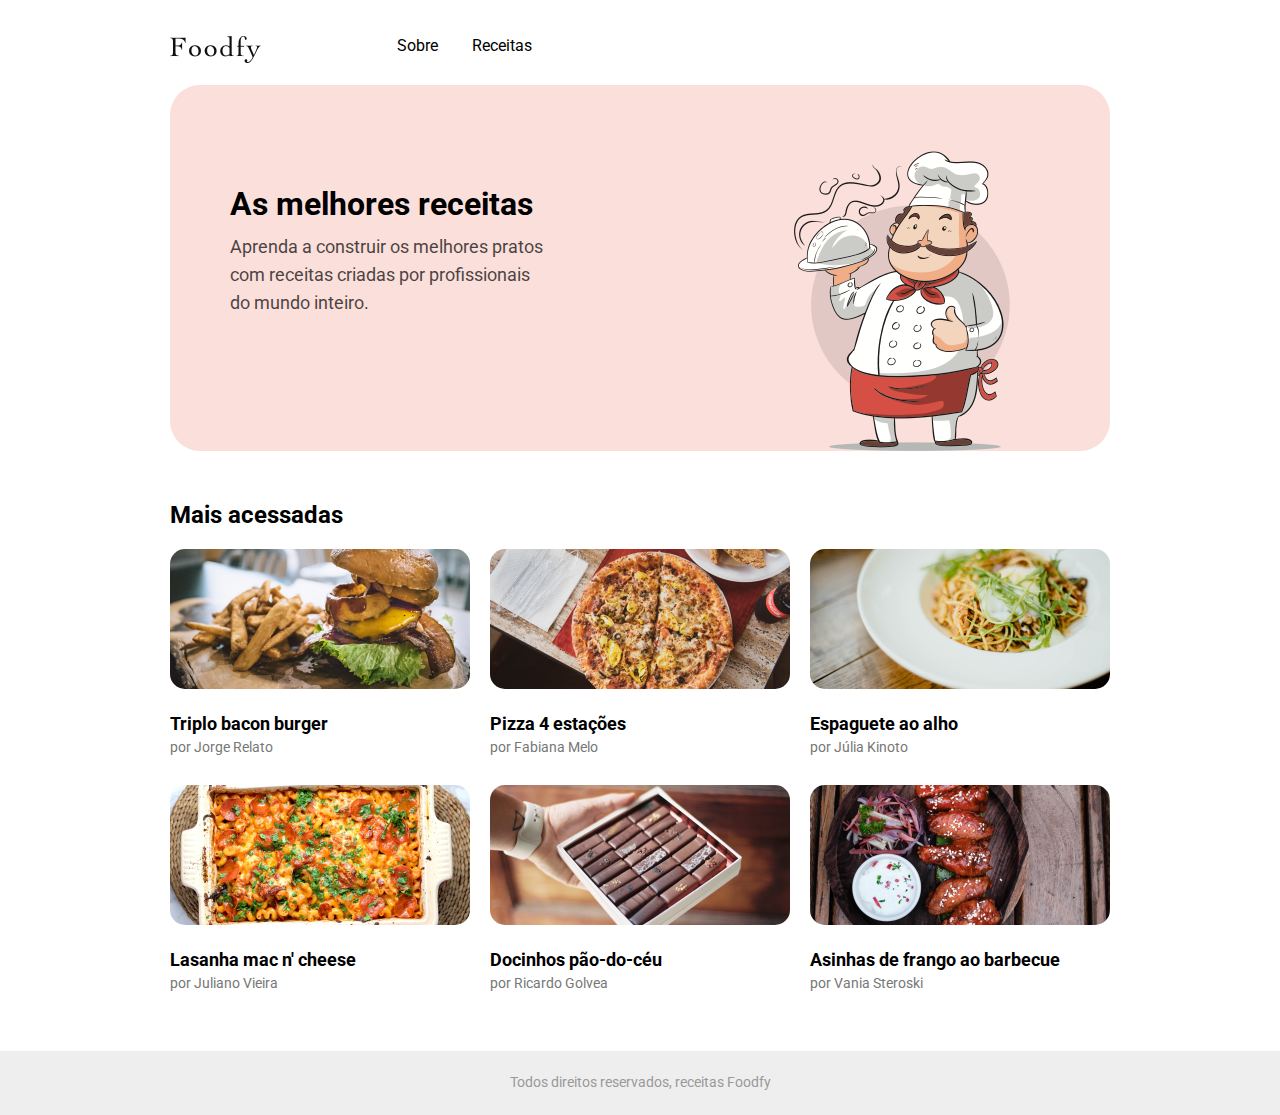
<file: index.html>
<!DOCTYPE html>
<html>
    <head>
        <title>Foodfy</title>
        <link rel="stylesheet" href="style.css">
        <link href="https://fonts.googleapis.com/icon?family=Material+Icons" rel="stylesheet">
    </head>

    <body>
        <header>
            <div>
                <a href="index.html"><img src="assets\logo.png" alt="Logo"></a>
                <div class="nav">
                    <a href="sobre.html">Sobre</a>
                    <a href="receitas.html" >Receitas</a>
                </div>
            </div>
            
        </header> 
        
        <div class="slogan">
            <div class="slogan-content">
                <h1>As melhores receitas</h1>
                <p>Aprenda a construir os melhores pratos com receitas criadas por profissionais do mundo inteiro.</p>
            </div>
            <img src="assets\chef.png" alt="chef">

        </div>        

        <div class="wrapper">
            <p>Mais acessadas</p>
        </div>

        <div class="cards">

            <div class="card" id="burger">
                <div class="card-image">
                    <img src="assets\burger.png" alt="burger">
                </div>
                <div class="card-content">
                    <h4>Triplo bacon burger</h4>
                </div>
                <div class="card-name">
                    <p>por Jorge Relato</p>
                </div>
            </div>

            <div class="card" id="pizza">
                <div class="card-image">
                    <img src="assets\pizza.png" alt="pizza">
                </div>
                <div class="card-content">
                    <h4>Pizza 4 estações</h4>
                </div>
                <div class="card-name">
                    <p>por Fabiana Melo</p>
                </div>
            </div>

            <div class="card" id="espaguete">
                <div class="card-image">
                    <img src="assets\espaguete.png" alt="espaguete">
                </div>
                <div class="card-content">
                    <h4>Espaguete ao alho</h4>
                </div>
                <div class="card-name">
                    <p>por Júlia Kinoto</p>
                </div>
            </div>

            <div class="card" id="lasanha">
                <div class="card-image">
                    <img src="assets\lasanha.png" alt="lasanha">
                </div>
                <div class="card-content">
                    <h4>Lasanha mac n' cheese</h4>
                </div>
                <div class="card-name">
                    <p>por Juliano Vieira</p>
                </div>
            </div>

            <div class="card" id="doce">
                <div class="card-image">
                    <img src="assets\doce.png" alt="doce">
                </div>
                <div class="card-content">
                    <h4>Docinhos pão-do-céu</h4>
                </div>
                <div class="card-name">
                    <p>por Ricardo Golvea</p>
                </div>
            </div>

            <div class="card" id="asinhas">
                <div class="card-image">
                    <img src="assets\asinhas.png" alt="asinhas">
                </div>
                <div class="card-content">
                    <h4>Asinhas de frango ao barbecue</h4>
                </div>
                <div class="card-name">
                    <p>por Vania Steroski</p>
                </div>
            </div>

        </div>
        
        <div class="footer">
            <p>Todos direitos reservados, receitas Foodfy</p>
        </div>

        <div class="modal-overlay">
            <div class="modal">
                <div class="modal-image">
                    <iframe src="" frameborder="0" scrolling="no"></iframe>
                   
                </div>

                <div class="modal-content">
                    
                </div>

                <div class="modal-name">
                   
                </div>

                <div class="close-modal">
                    <p>Fechar modal</p>
                </div>

            </div>
        </div>

        <script src="index.js"></script>
    </body>

</html>
</file>
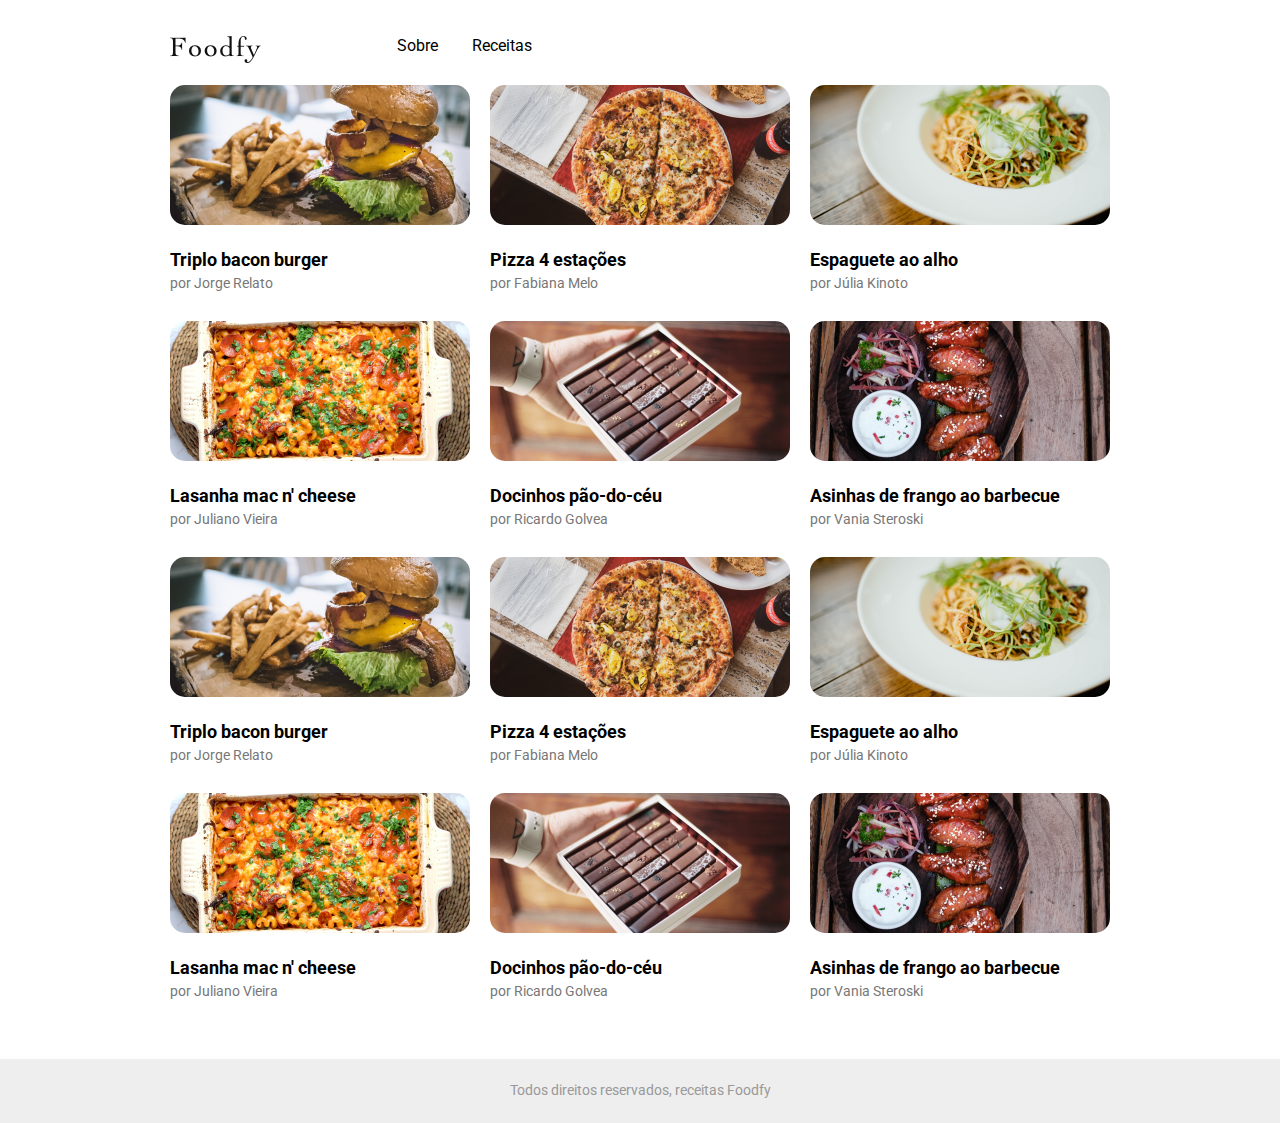
<file: receitas.html>
<!DOCTYPE html>
<html>
    <head>
        <title>Foodfy</title>
        <link rel="stylesheet" href="style.css">

    </head>

    <body>
        <header>
            <div>
                <a href="index.html"><img src="assets\logo.png" alt="Logo"></a>
                <div class="nav">
                    <a href="sobre.html">Sobre</a>
                    <a href="receitas.html">Receitas</a>
                </div>
            </div>
            
        </header> 

        <div class="cards">

            <div class="card" id="burger">
                <div class="card-image">
                    <img src="assets\burger.png" alt="burger">
                </div>
                <div class="card-content">
                    <h4>Triplo bacon burger</h4>
                </div>
                <div class="card-name">
                    <p>por Jorge Relato</p>
                </div>
            </div>

            <div class="card" id="pizza">
                <div class="card-image">
                    <img src="assets\pizza.png" alt="pizza">
                </div>
                <div class="card-content">
                    <h4>Pizza 4 estações</h4>
                </div>
                <div class="card-name">
                    <p>por Fabiana Melo</p>
                </div>
            </div>

            <div class="card" id="espaguete">
                <div class="card-image">
                    <img src="assets\espaguete.png" alt="espaguete">
                </div>
                <div class="card-content">
                    <h4>Espaguete ao alho</h4>
                </div>
                <div class="card-name">
                    <p>por Júlia Kinoto</p>
                </div>
            </div>

            <div class="card" id="lasanha">
                <div class="card-image">
                    <img src="assets\lasanha.png" alt="lasanha">
                </div>
                <div class="card-content">
                    <h4>Lasanha mac n' cheese</h4>
                </div>
                <div class="card-name">
                    <p>por Juliano Vieira</p>
                </div>
            </div>

            <div class="card" id="doce">
                <div class="card-image">
                    <img src="assets\doce.png" alt="doce">
                </div>
                <div class="card-content">
                    <h4>Docinhos pão-do-céu</h4>
                </div>
                <div class="card-name">
                    <p>por Ricardo Golvea</p>
                </div>
            </div>

            <div class="card" id="asinhas">
                <div class="card-image">
                    <img src="assets\asinhas.png" alt="asinhas">
                </div>
                <div class="card-content">
                    <h4>Asinhas de frango ao barbecue</h4>
                </div>
                <div class="card-name">
                    <p>por Vania Steroski</p>
                </div>
            </div>

            <div class="card" id="burger">
                <div class="card-image">
                    <img src="assets\burger.png" alt="burger">
                </div>
                <div class="card-content">
                    <h4>Triplo bacon burger</h4>
                </div>
                <div class="card-name">
                    <p>por Jorge Relato</p>
                </div>
            </div>

            <div class="card" id="pizza">
                <div class="card-image">
                    <img src="assets\pizza.png" alt="pizza">
                </div>
                <div class="card-content">
                    <h4>Pizza 4 estações</h4>
                </div>
                <div class="card-name">
                    <p>por Fabiana Melo</p>
                </div>
            </div>

            <div class="card" id="espaguete">
                <div class="card-image">
                    <img src="assets\espaguete.png" alt="espaguete">
                </div>
                <div class="card-content">
                    <h4>Espaguete ao alho</h4>
                </div>
                <div class="card-name">
                    <p>por Júlia Kinoto</p>
                </div>
            </div>

            <div class="card" id="lasanha">
                <div class="card-image">
                    <img src="assets\lasanha.png" alt="lasanha">
                </div>
                <div class="card-content">
                    <h4>Lasanha mac n' cheese</h4>
                </div>
                <div class="card-name">
                    <p>por Juliano Vieira</p>
                </div>
            </div>

            <div class="card" id="doce">
                <div class="card-image">
                    <img src="assets\doce.png" alt="doce">
                </div>
                <div class="card-content">
                    <h4>Docinhos pão-do-céu</h4>
                </div>
                <div class="card-name">
                    <p>por Ricardo Golvea</p>
                </div>
            </div>

            <div class="card" id="asinhas">
                <div class="card-image">
                    <img src="assets\asinhas.png" alt="asinhas">
                </div>
                <div class="card-content">
                    <h4>Asinhas de frango ao barbecue</h4>
                </div>
                <div class="card-name">
                    <p>por Vania Steroski</p>
                </div>
            </div>
        </div>
        
        <div class="footer">
            <p>Todos direitos reservados, receitas Foodfy</p>
        </div>

        <div class="modal-overlay">
            <div class="modal">
                <div class="modal-image">
                    <iframe src="" frameborder="0" scrolling="no"></iframe>
                   
                </div>

                <div class="modal-content">
                    
                </div>

                <div class="modal-name">
                   
                </div>

                <div class="close-modal">
                    <p>Fechar modal</p>
                </div>

            </div>
        </div>
        
        <script src="index.js"></script>
    </body>

</html>
</file>
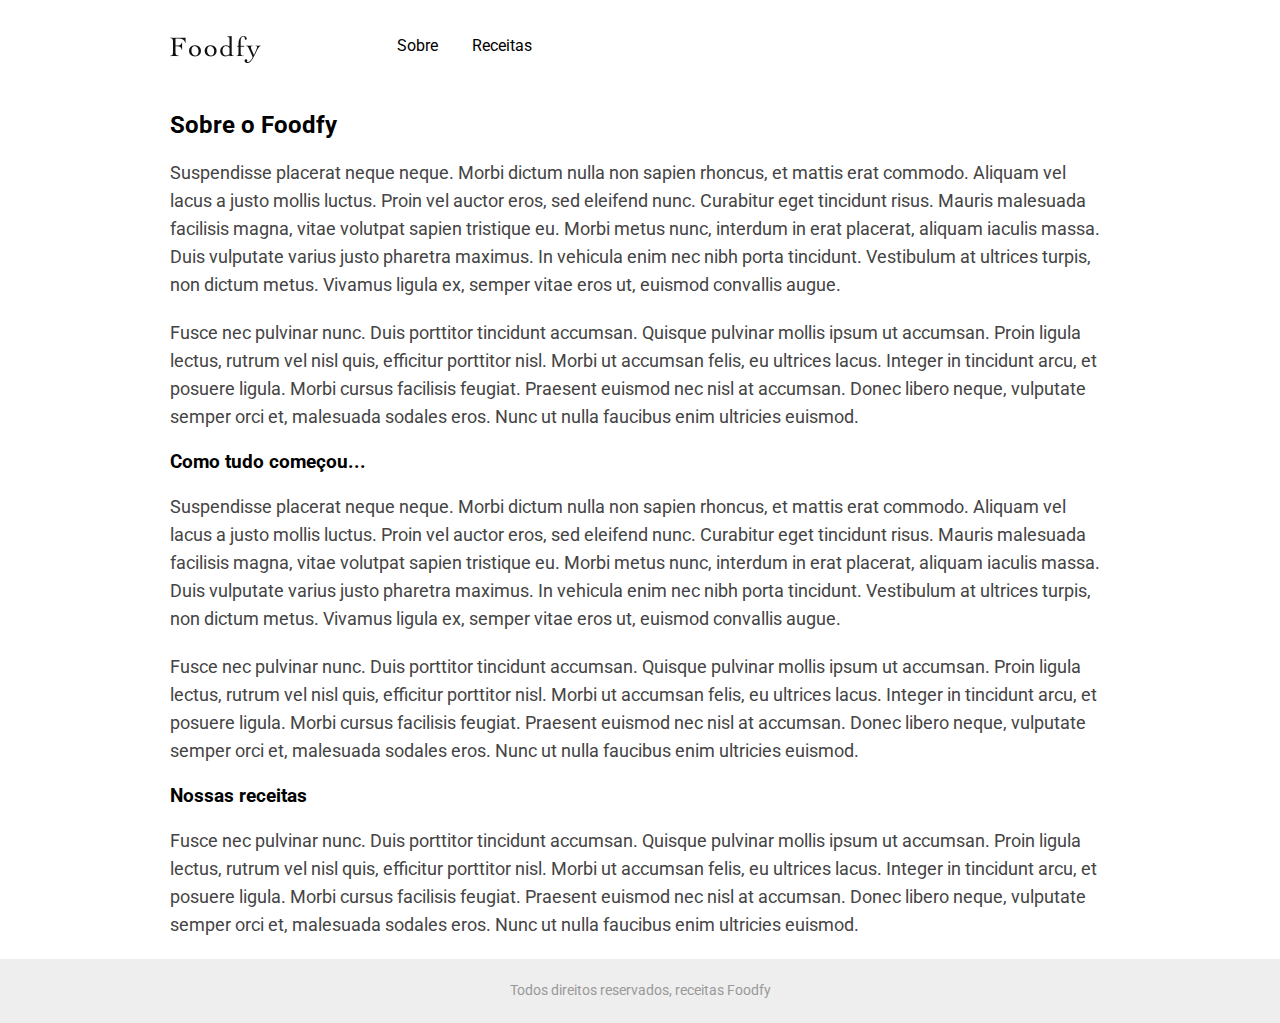
<file: sobre.html>
<!DOCTYPE html>
<html>
    <head>
        <title>Foodfy</title>
        <link rel="stylesheet" href="style.css">
    </head>

    <body>
        <header>
            <div>
                <a href="index.html"><img src="assets\logo.png" alt="Logo"></a>
                <div class="nav">
                    <a href="sobre.html">Sobre</a>
                    <a href="receitas.html" >Receitas</a>
                </div>
            </div>
            
        </header> 

        <div class="foodfy-content">

            <div class="title">
                <h2>Sobre o Foodfy</h2>
            </div>

            <div class="content">
                <p>Suspendisse placerat neque neque. Morbi dictum nulla non sapien rhoncus, et mattis erat commodo. Aliquam vel lacus a justo mollis luctus. Proin vel auctor eros, sed eleifend nunc. Curabitur eget tincidunt risus. Mauris malesuada facilisis magna, vitae volutpat sapien tristique eu. Morbi metus nunc, interdum in erat placerat, aliquam iaculis massa. Duis vulputate varius justo pharetra maximus. In vehicula enim nec nibh porta tincidunt. Vestibulum at ultrices turpis, non dictum metus. Vivamus ligula ex, semper vitae eros ut, euismod convallis augue.</p>
                <p>Fusce nec pulvinar nunc. Duis porttitor tincidunt accumsan. Quisque pulvinar mollis ipsum ut accumsan. Proin ligula lectus, rutrum vel nisl quis, efficitur porttitor nisl. Morbi ut accumsan felis, eu ultrices lacus. Integer in tincidunt arcu, et posuere ligula. Morbi cursus facilisis feugiat. Praesent euismod nec nisl at accumsan. Donec libero neque, vulputate semper orci et, malesuada sodales eros. Nunc ut nulla faucibus enim ultricies euismod.</p>
            </div>

            <div class="subtitle">
                <h3>Como tudo começou...</h3>
            </div>

            <div class="content">
                <p>Suspendisse placerat neque neque. Morbi dictum nulla non sapien rhoncus, et mattis erat commodo. Aliquam vel lacus a justo mollis luctus. Proin vel auctor eros, sed eleifend nunc. Curabitur eget tincidunt risus. Mauris malesuada facilisis magna, vitae volutpat sapien tristique eu. Morbi metus nunc, interdum in erat placerat, aliquam iaculis massa. Duis vulputate varius justo pharetra maximus. In vehicula enim nec nibh porta tincidunt. Vestibulum at ultrices turpis, non dictum metus. Vivamus ligula ex, semper vitae eros ut, euismod convallis augue.</p>
                <p>Fusce nec pulvinar nunc. Duis porttitor tincidunt accumsan. Quisque pulvinar mollis ipsum ut accumsan. Proin ligula lectus, rutrum vel nisl quis, efficitur porttitor nisl. Morbi ut accumsan felis, eu ultrices lacus. Integer in tincidunt arcu, et posuere ligula. Morbi cursus facilisis feugiat. Praesent euismod nec nisl at accumsan. Donec libero neque, vulputate semper orci et, malesuada sodales eros. Nunc ut nulla faucibus enim ultricies euismod.</p>
            </div>

            <div class="subtitle">
                <h3>Nossas receitas </h3>
            </div>

            <div class="content">
                <p>Fusce nec pulvinar nunc. Duis porttitor tincidunt accumsan. Quisque pulvinar mollis ipsum ut accumsan. Proin ligula lectus, rutrum vel nisl quis, efficitur porttitor nisl. Morbi ut accumsan felis, eu ultrices lacus. Integer in tincidunt arcu, et posuere ligula. Morbi cursus facilisis feugiat. Praesent euismod nec nisl at accumsan. Donec libero neque, vulputate semper orci et, malesuada sodales eros. Nunc ut nulla faucibus enim ultricies euismod.</p>
            </div>

        </div>

        <div class="footer">
            <p>Todos direitos reservados, receitas Foodfy</p>
        </div>
        
    </body>

</html>
</file>
<file: style.css>
@import "https://fonts.googleapis.com/css2?family=Roboto:wght@300;400;700&display=swap";

* {
    margin: 0;
    padding: 0;
    border: 0;
}

header {
    margin: 0 auto 30px auto;
    width: 940px;
}

header a img{
    position: absolute;
    top: 36.1px;
}

.nav {
    margin: 36px 0 0 212px;
}

.nav a {
    text-decoration: none;
    color: black;
    line-height: 19px;
    font-family: 'Roboto', sans-serif;
    margin: 0 15px;
    font-size: 16px;
}

/* === Apresentação === */
.slogan {
    margin: 6px auto 20px auto;
    background-color: #FBDFDB;
    border-radius: 30px;
    width: 940px;
    height: 366px;
    
}

.slogan-content {
    position: absolute;
    width: 320px;
    margin: 100px 60px;
       
}

.slogan-content h1 {
    font-family: 'Roboto', sans-serif;
    line-height: 38px;
    margin-bottom: 10px;
    width: 305px;
}

.slogan-content p {
    font-family: 'Roboto', sans-serif;
    opacity: 0.7;
    line-height: 28px;
    font-size: 18px;
}

.slogan img {
    margin: 66px 100px 0 624px;
}

.wrapper p{
    width: 940px;
    margin: 50px auto 0 auto;
    font-family: 'Roboto', sans-serif;
    color: black;
    font-size: 24px;
    font-weight: bold;
}
/* === Menu === */
.cards {
    margin: 20px auto 0 auto;
    max-width: 940px;
    display: grid;
    gap: 20px;
    grid-template-columns: 1fr 1fr 1fr;
    margin-bottom: 50px;
}

.card-image img {
    width: 300px;
    height: 140px;
    object-fit: fill;
    border-radius: 15px;   
}

.card-content {
    margin: 20px 0 5px 0;
    font-family: 'Roboto', sans-serif;
    color: black;
    font-size: 18px;
}

.card-name {
    margin-bottom: 10px;
    font-family: 'Roboto', sans-serif;
    color: #777777 ;
    font-size: 14px;
    
}

.footer {
    background-color: #EEEEEE;
    width: 100%;
    height: 64px;
}

.footer p {
    width: 100%;
    color: #999999;
    font-family: 'Roboto', sans-serif;
    font-size: 14px;
    text-align: center;
    position: relative;
    top: 23px; 
}

/* === Sobre === */
.foodfy-content {
    width: 940px;
    margin: 0 auto 0 auto;
}

.title {
    margin: 56px 0 0 0;
    font-family: 'Roboto', sans-serif;
}

.content {
    font-family: 'Roboto', sans-serif;
    color: #444444;
    line-height: 28px;
    font-size: 18px;
}

.content p {
    margin: 20px 0;
}

.subtitle {
    font-family: 'Roboto', sans-serif;
}

/* === Modal === */
.modal-overlay {
    background: rgba(0, 0, 0, 0.7);
    width: 100%;
    height: 100%;
    position: fixed;
    top: 0;
    opacity: 0;
    visibility: hidden;
}

.modal {
    background-color: white;
    width: 660px;
    height: 413px;
    border-radius: 16px;
    margin: 20vh auto;
    text-align: center;
}

.modal .close-modal {
    font-family: 'Roboto', sans-serif;
    font-size: 16px;
    text-align: center;
    cursor: pointer;
    margin-top: 60px;
    color: #999999;
}

/* === Modal active === */
.modal-overlay.active {
    opacity: 1;
    visibility: visible;
}

.modal-image {
    width: 660px;
    height: 230px; 
    margin-bottom: 20px;
    
}

iframe {
    width: 600px;
    height: 200px;
    border-radius: 15px;
    margin: 30px auto 0 auto;
    
}

.modal-content {
    font-family: 'Roboto', sans-serif;
    font-size: 24px; 
}

.modal-name {
    font-family: 'Roboto', sans-serif;
    font-size: 18px; 
    color: #777777;
    margin-top: 5px;
}
</file>
